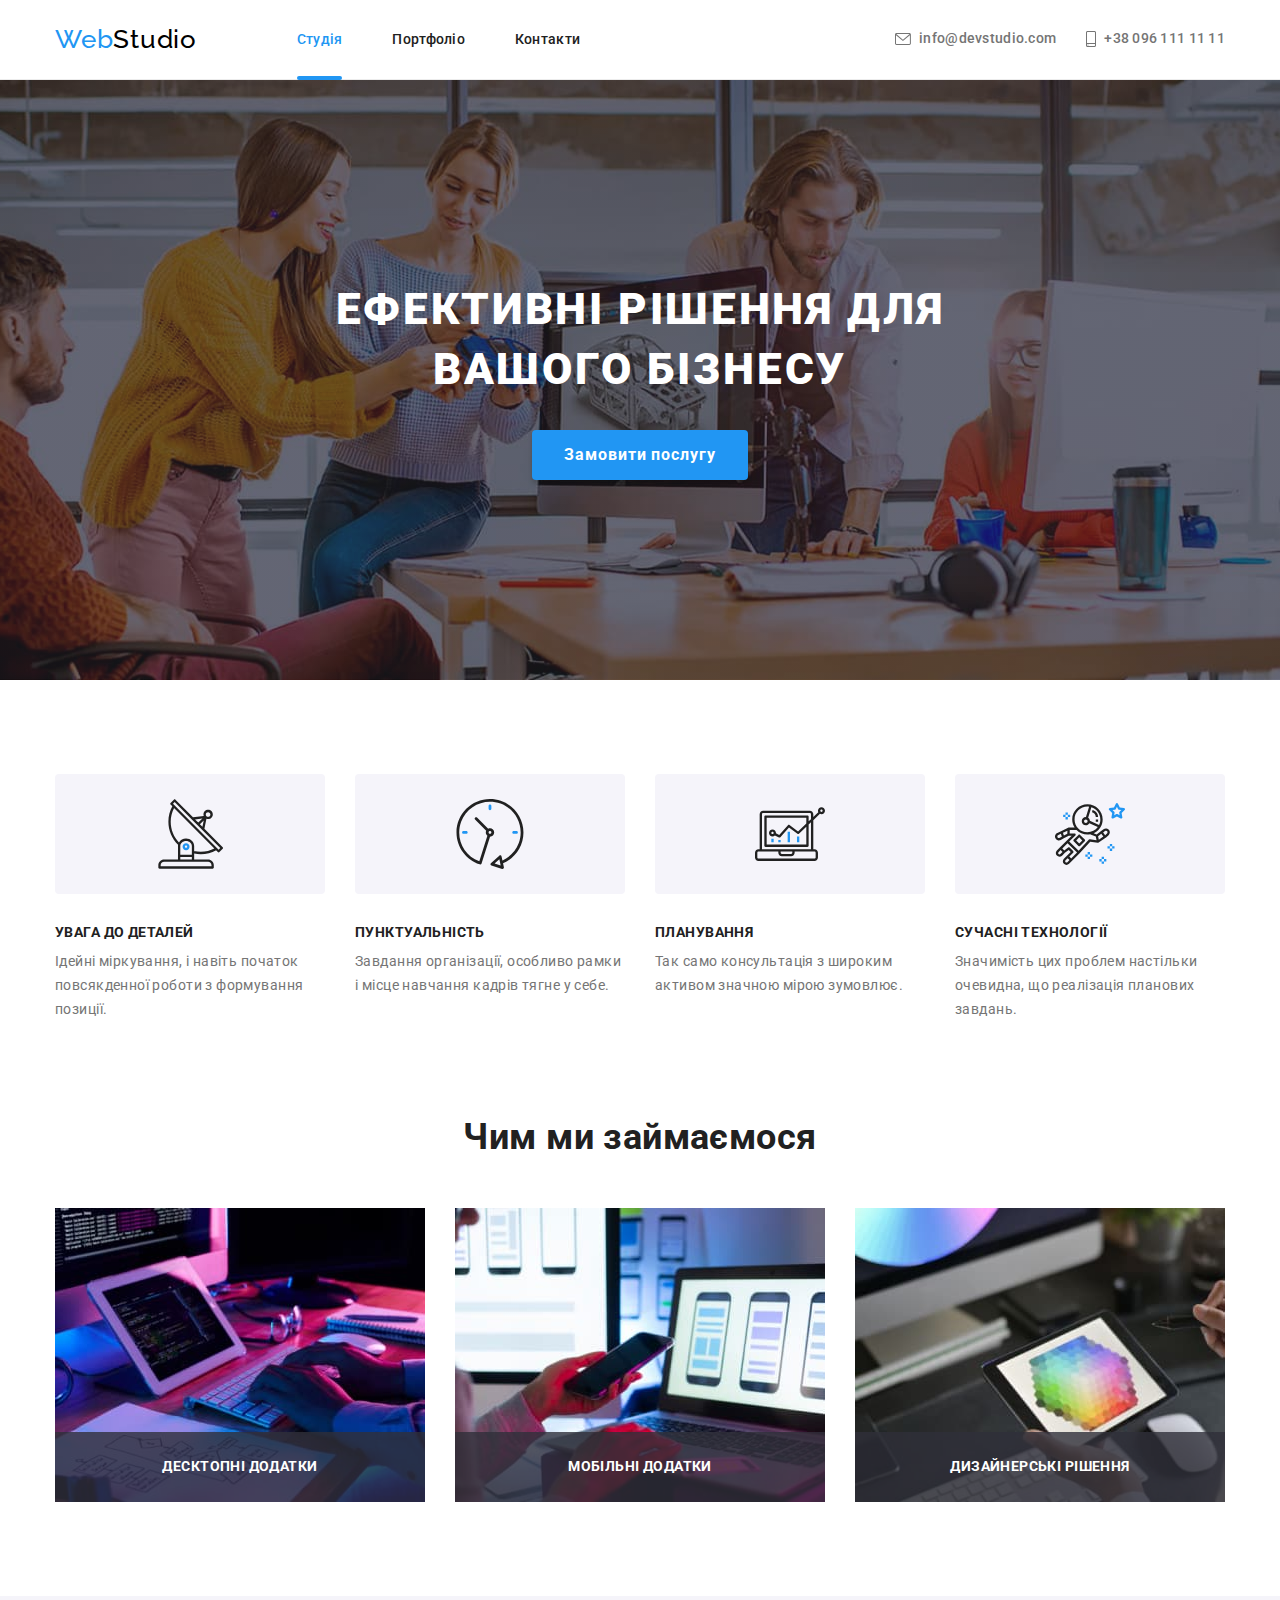
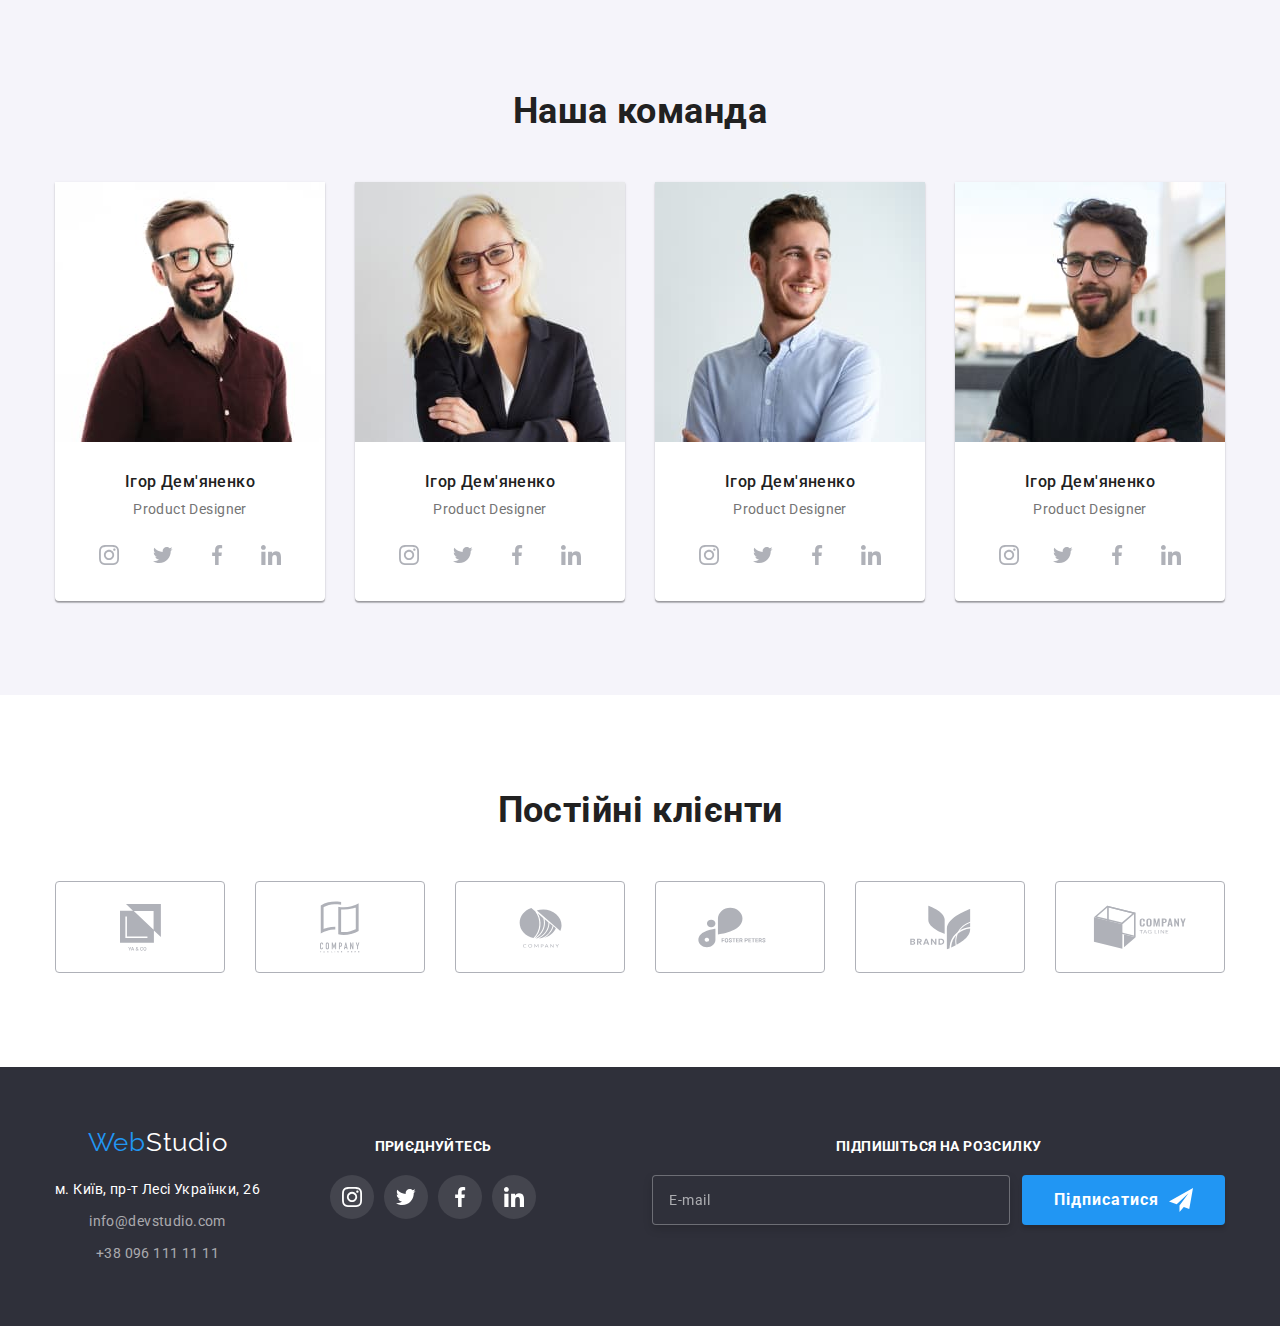
<file: index.html>
<!DOCTYPE html>
<html lang="uk">
  <head>
    <meta charset="UTF-8" />
    <meta http-equiv="X-UA-Compatible" content="IE=edge" />
    <meta name="viewport" content="width=device-width, initial-scale=1.0" />
    <meta
      name="description"
      content="Домашне завдання GoIT про программі IT Generation"
    />
    <title>Студія</title>
    <link
      href="https://fonts.googleapis.com/css2?family=Raleway:wght@700&family=Roboto:wght@400;500;700;900&display=swap"
      rel="stylesheet"
    />

    <link rel="stylesheet" href="css/main.min.css" />
  </head>
  <body>
    <header class="header">
      <div class="conteiner header__container">
        <a href="index.html" class="logo header__logo"
          ><span class="logo__text">Web</span>Studio</a
        >
        <div class="menu-conteiner js-menu-container">
          <nav class="nav">
            <ul class="nav__list">
              <li class="nav__item">
                <a href="index.html" class="nav__link nav__link--active"
                  >Студія</a
                >
              </li>
              <li class="nav__item">
                <a href="portfolio.html" class="nav__link">Портфоліо</a>
              </li>
              <li class="nav__item">
                <a href="#" class="nav__link">Контакти</a>
              </li>
            </ul>
          </nav>
          <ul class="contacts">
            <li class="contacts__item">
              <a class="contacts__link" href="mailto:info@devstudio.com"
                ><svg class="contacts__icon-envelop">
                  <use href="./images/icons.svg#icon-envelope"></use>
                </svg>
                info@devstudio.com</a
              >
            </li>
            <li class="contacts__item">
              <a class="contacts__link" href="tel:+380961111111"
                ><svg class="contacts__icon-smartphone">
                  <use href="./images/icons.svg#icon-smartphone"></use>
                </svg>
                +38 096 111 11 11</a
              >
            </li>
          </ul>
          <ul class="menu-social-list">
            <li class="menu-social-list__item">
              <a href="#" class="menu-social-list__link" lang="eu">Instagram</a>
            </li>
            <li class="menu-social-list__item">
              <a href="#" class="menu-social-list__link" lang="eu">Twitter</a>
            </li>
            <li class="menu-social-list__item">
              <a href="#" class="menu-social-list__link" lang="eu">Facebook</a>
            </li>
            <li class="menu-social-list__item">
              <a href="#" class="menu-social-list__link" lang="eu">LinkedIn</a>
            </li>
          </ul>
          <button type="button" class="menu-toggle js-close-menu menu-button">
            <svg width="40" height="40" aria-label="Перемикач мобільного меню ">
              <use
                class="icon-cross"
                href="./images/icons.svg#icon-mobile-cross"
              ></use>
            </svg>
          </button>
        </div>
        <button type="button" class="menu-toggle js-open-menu menu-button">
          <svg width="40" height="40" aria-label="Перемикач мобільного меню ">
            <use
              class="icon-menu"
              href="./images/icons.svg#icon-mobile-menu"
            ></use>
          </svg>
        </button>
      </div>
    </header>
    <main>
      <section class="hero">
        <div class="conteiner">
          <h1 class="hero__tittle">Ефективні рішення для вашого бізнесу</h1>
          <button
            type="button"
            value="Замовити послугу"
            class="button hero__button"
            data-modal-open
          >
            Замовити послугу
          </button>
        </div>
      </section>
      <section class="feature section">
        <h2 class="titile tittle--hidden">Особливості</h2>
        <div class="conteiner">
          <ul class="feature__list">
            <li class="feature__item">
              <div class="feature__icon-conteiner">
                <svg width="65" height="70">
                  <use href="./images/icons.svg#antenna"></use>
                </svg>
              </div>
              <h3 class="feature__tittle">УВАГА ДО ДЕТАЛЕЙ</h3>
              <p class="feature__text">
                Ідейні міркування, і навіть початок повсякденної роботи з
                формування позиції.
              </p>
            </li>
            <li class="feature__item">
              <div class="feature__icon-conteiner">
                <svg width="70" height="70">
                  <use href="./images/icons.svg#icon-clock"></use>
                </svg>
              </div>
              <h3 class="feature__tittle">ПУНКТУАЛЬНІСТЬ</h3>
              <p class="feature__text">
                Завдання організації, особливо рамки і місце навчання кадрів
                тягне у себе.
              </p>
            </li>
            <li class="feature__item">
              <div class="feature__icon-conteiner">
                <svg width="70" height="70">
                  <use href="./images/icons.svg#icon-diagram"></use>
                </svg>
              </div>
              <h3 class="feature__tittle">ПЛАНУВАННЯ</h3>
              <p class="feature__text">
                Так само консультація з широким активом значною мірою зумовлює.
              </p>
            </li>
            <li class="feature__item">
              <div class="feature__icon-conteiner">
                <svg width="70" height="70">
                  <use href="./images/icons.svg#icon-astronaut"></use>
                </svg>
              </div>
              <h3 class="feature__tittle">СУЧАСНІ ТЕХНОЛОГІЇ</h3>
              <p class="feature__text">
                Значимість цих проблем настільки очевидна, що реалізація
                планових завдань.
              </p>
            </li>
          </ul>
        </div>
      </section>
      <section class="about section">
        <div class="conteiner">
          <h2 class="tittle about__tittle">Чим ми займаємося</h2>
          <ul class="about__list">
            <li class="about__item">
              <div class="about__img-conteiner">
                <img
                  src="images/about/workplace-first.jpg"
                  srcset="
                    images/about/workplace-first.jpg    1x,
                    images/about/workplace-first@2x.jpg 2x
                  "
                  alt="work place"
                  width="370"
                  height="294"
                />
                <div class="about__text-conteiner">
                  <p class="about__text">Десктопні додатки</p>
                </div>
              </div>
            </li>
            <li class="about__item">
              <div class="about__img-conteiner">
                <img
                  src="images/workplace-second.jpg"
                  srcset="
                    images/about/workplace-second.jpg    1x,
                    images/about/workplace-second@2x.jpg 2x
                  "
                  alt="work place"
                  width="370"
                  height="294"
                />
                <div class="about__text-conteiner">
                  <p class="about__text">Мобільні додатки</p>
                </div>
              </div>
            </li>
            <li class="about__item">
              <div class="about__img-conteiner">
                <img
                  src="images/workplace-third.jpg"
                  srcset="
                    images/about/workplace-third.jpg    1x,
                    images/about/workplace-third@2x.jpg 2x
                  "
                  alt="work place"
                  width="370"
                  height="294"
                />
                <div class="about__text-conteiner">
                  <p class="about__text">Дизайнерські рішення</p>
                </div>
              </div>
            </li>
          </ul>
        </div>
      </section>
      <section class="team section">
        <div class="conteiner">
          <h2 class="tittle team__tittle">Наша команда</h2>
          <ul class="team__list">
            <li class="team__card">
              <picture>
                <source
                  media="(min-width: 1200px )"
                  srcset="
                    images/team/first-teammate-desctop.jpg    1x,
                    images/team/first-teammate-desctop@2x.jpg 2x
                  "
                />
                <source
                  media="(min-width: 768px )"
                  srcset="
                    images/team/first-teammate-tab.jpg    1x,
                    images/team/first-teammate-tab@2x.jpg 2x
                  "
                />
                <img
                  src="images/team/first-teammate-mob.jpg"
                  width="450"
                  srcset="
                    images/team/first-teammate-mob.jpg    1x,
                    images/team/first-teammate-mob@2x.jpg 2x
                  "
                  alt="our team"
                />
              </picture>
              <div class="team__card-conteiner">
                <h3 class="team__name">Ігор Дем'яненко</h3>
                <p class="team__role" lang="en">Product Designer</p>

                <ul class="social__list">
                  <li class="social__item">
                    <a class="social__link" href="#" aria-label="instagram"
                      ><svg width="20" height="20">
                        <use href="images/icons.svg#icon-instagram"></use>
                      </svg>
                    </a>
                  </li>
                  <li class="social__item">
                    <a class="social__link" href="#" aria-label="twitter"
                      ><svg width="20" height="20">
                        <use href="images/icons.svg#icon-twitter"></use>
                      </svg>
                    </a>
                  </li>
                  <li class="social__item">
                    <a class="social__link" href="#" aria-label="facebook"
                      ><svg width="20" height="20">
                        <use href="images/icons.svg#icon-facebook"></use>
                      </svg>
                    </a>
                  </li>
                  <li class="social__item">
                    <a class="social__link" href="#" aria-label="linkedin"
                      ><svg width="20" height="20">
                        <use href="images/icons.svg#icon-linkedin"></use>
                      </svg>
                    </a>
                  </li>
                </ul>
              </div>
            </li>
            <li class="team__card">
              <picture>
                <source
                  media="(min-width: 1200px )"
                  srcset="
                    images/team/second-teammate-desctop.jpg    1x,
                    images/team/second-teammate-desctop@2x.jpg 2x
                  "
                />
                <source
                  media="(min-width: 768px )"
                  srcset="
                    images/team/second-teammate-tab.jpg    1x,
                    images/team/second-teammate-tab@2x.jpg 2x
                  "
                />
                <img
                  src="images/team/second-teammate-mob.jpg"
                  width="450"
                  srcset="
                    images/team/second-teammate-mob.jpg    1x,
                    images/team/second-teammate-mob@2x.jpg 2x
                  "
                  alt="our team"
                />
              </picture>
              <div class="team__card-conteiner">
                <h3 class="team__name">Ігор Дем'яненко</h3>
                <p class="team__role" lang="en">Product Designer</p>
                <ul class="social__list">
                  <li class="social__item">
                    <a class="social__link" href="#" aria-label="instagram"
                      ><svg width="20" height="20">
                        <use href="images/icons.svg#icon-instagram"></use>
                      </svg>
                    </a>
                  </li>
                  <li class="social__item">
                    <a class="social__link" href="#" aria-label="twitter"
                      ><svg width="20" height="20">
                        <use href="images/icons.svg#icon-twitter"></use>
                      </svg>
                    </a>
                  </li>
                  <li class="social__item">
                    <a class="social__link" href="#" aria-label="facebook"
                      ><svg width="20" height="20">
                        <use href="images/icons.svg#icon-facebook"></use>
                      </svg>
                    </a>
                  </li>
                  <li class="social__item">
                    <a class="social__link" href="#" aria-label="linkedin"
                      ><svg width="20" height="20">
                        <use href="images/icons.svg#icon-linkedin"></use>
                      </svg>
                    </a>
                  </li>
                </ul>
              </div>
            </li>
            <li class="team__card">
              <picture>
                <source
                  media="(min-width: 1200px )"
                  srcset="
                    images/team/third-teammate-desctop.jpg    1x,
                    images/team/third-teammate-desctop@2x.jpg 2x
                  "
                />
                <source
                  media="(min-width: 768px )"
                  srcset="
                    images/team/third-teammate-tab.jpg    1x,
                    images/team/third-teammate-tab@2x.jpg 2x
                  "
                />
                <img
                  src="images/team/third-teammate-mob.jpg"
                  width="450"
                  srcset="
                    images/team/third-teammate-mob.jpg    1x,
                    images/team/third-teammate-mob@2x.jpg 2x
                  "
                  alt="our team"
                />
              </picture>
              <div class="team__card-conteiner">
                <h3 class="team__name">Ігор Дем'яненко</h3>
                <p class="team__role" lang="en">Product Designer</p>
                <ul class="social__list">
                  <li class="social__item">
                    <a class="social__link" href="#" aria-label="instagram"
                      ><svg width="20" height="20">
                        <use href="images/icons.svg#icon-instagram"></use>
                      </svg>
                    </a>
                  </li>
                  <li class="social__item">
                    <a class="social__link" href="#" aria-label="twitter"
                      ><svg width="20" height="20">
                        <use href="images/icons.svg#icon-twitter"></use>
                      </svg>
                    </a>
                  </li>
                  <li class="social__item">
                    <a class="social__link" href="#" aria-label="facebook"
                      ><svg width="20" height="20">
                        <use href="images/icons.svg#icon-facebook"></use>
                      </svg>
                    </a>
                  </li>
                  <li class="social__item">
                    <a class="social__link" href="#" aria-label="linkedin"
                      ><svg width="20" height="20">
                        <use href="images/icons.svg#icon-linkedin"></use>
                      </svg>
                    </a>
                  </li>
                </ul>
              </div>
            </li>
            <li class="team__card">
              <picture>
                <source
                  media="(min-width: 1200px )"
                  srcset="
                    images/team/fourth-teammate-desctop.jpg    1x,
                    images/team/fourth-teammate-desctop@2x.jpg 2x
                  "
                />
                <source
                  media="(min-width: 768px )"
                  srcset="
                    images/team/fourth-teammate-tab.jpg    1x,
                    images/team/fourth-teammate-tab@2x.jpg 2x
                  "
                />
                <img
                  src="images/team/fourth-teammate-mob.jpg"
                  width="450"
                  srcset="
                    images/team/fourth-teammate-mob.jpg    1x,
                    images/team/fourth-teammate-mob@2x.jpg 2x
                  "
                  alt="our team"
                />
              </picture>
              <div class="team__card-conteiner">
                <h3 class="team__name">Ігор Дем'яненко</h3>
                <p class="team__role" lang="en">Product Designer</p>
                <ul class="social__list">
                  <li class="social__item">
                    <a class="social__link" href="#" aria-label="instagram"
                      ><svg width="20" height="20">
                        <use href="images/icons.svg#icon-instagram"></use>
                      </svg>
                    </a>
                  </li>
                  <li class="social__item">
                    <a class="social__link" href="#" aria-label="twitter"
                      ><svg width="20" height="20">
                        <use href="images/icons.svg#icon-twitter"></use>
                      </svg>
                    </a>
                  </li>
                  <li class="social__item">
                    <a class="social__link" href="#" aria-label="facebook"
                      ><svg width="20" height="20">
                        <use href="images/icons.svg#icon-facebook"></use>
                      </svg>
                    </a>
                  </li>
                  <li class="social__item">
                    <a class="social__link" href="#" aria-label="linkedin"
                      ><svg width="20" height="20">
                        <use href="images/icons.svg#icon-linkedin"></use>
                      </svg>
                    </a>
                  </li>
                </ul>
              </div>
            </li>
          </ul>
        </div>
      </section>
      <section class="partners section">
        <div class="conteiner">
          <h2 class="tittle">Постійні клієнти</h2>
          <ul class="partners__list">
            <li class="partners__item">
              <a href="#" class="partners__link" aria-label="our partner">
                <svg width="41" height="47">
                  <use href="images/icons.svg#icon-client-1"></use>
                </svg>
              </a>
            </li>

            <li class="partners__item">
              <a href="#" class="partners__link" aria-label="our partner">
                <svg width="40" height="52">
                  <use href="images/icons.svg#icon-client-2"></use>
                </svg>
              </a>
            </li>

            <li class="partners__item">
              <a href="#" class="partners__link" aria-label="our partner">
                <svg width="43" height="41">
                  <use href="images/icons.svg#icon-client-3"></use>
                </svg>
              </a>
            </li>

            <li class="partners__item">
              <a href="#" class="partners__link" aria-label="our partner">
                <svg width="84" height="41">
                  <use href="images/icons.svg#icon-client-4"></use>
                </svg>
              </a>
            </li>

            <li class="partners__item">
              <a href="#" class="partners__link" aria-label="our partner">
                <svg width="63" height="45">
                  <use href="images/icons.svg#icon-client-5"></use>
                </svg>
              </a>
            </li>

            <li class="partners__item">
              <a href="#" class="partners__link" aria-label="our partner">
                <svg width="94" height="44">
                  <use href="images/icons.svg#icon-client-6"></use>
                </svg>
              </a>
            </li>
          </ul>
        </div>
      </section>
    </main>
    <footer class="footer">
      <div class="conteiner footer__conteiner">
        <div class="footer__address-social-conteiner">
          <div class="footer__adress-conteiner">
            <a href="index.html" class="logo footer__logo"
              ><span class="logo__text">Web</span>Studio</a
            >
            <address class="address">
              <p class="address__text">м. Київ, пр-т Лесі Українки, 26</p>
              <ul>
                <li class="address__item">
                  <a class="address__link" href="mailto:info@devstudio.com"
                    >info@devstudio.com</a
                  >
                </li>
                <li class="address__link">
                  <a class="address__link" href="tel:+380961111111"
                    >+38 096 111 11 11</a
                  >
                </li>
              </ul>
            </address>
          </div>
          <div class="footer-social__conteiner">
            <h3 class="footer__tittle">приєднуйтесь</h3>
            <ul class="social__list">
              <li class="social__item">
                <a
                  href="#"
                  class="social__link social__link--dark"
                  aria-label="instagram"
                  ><svg width="20" height="20">
                    <use href="images/icons.svg#icon-instagram"></use>
                  </svg>
                </a>
              </li>
              <li class="social__item">
                <a
                  href="#"
                  class="social__link social__link--dark"
                  aria-label="twitter"
                  ><svg width="20" height="20">
                    <use href="images/icons.svg#icon-twitter"></use>
                  </svg>
                </a>
              </li>
              <li class="social__item">
                <a
                  href="#"
                  class="social__link social__link--dark"
                  aria-label="facebook"
                  ><svg width="20" height="20">
                    <use href="images/icons.svg#icon-facebook"></use>
                  </svg>
                </a>
              </li>
              <li class="social__item">
                <a
                  href="#"
                  class="social__link social__link--dark"
                  aria-label="linkedin"
                  ><svg width="20" height="20">
                    <use href="images/icons.svg#icon-linkedin"></use>
                  </svg>
                </a>
              </li>
            </ul>
          </div>
        </div>

        <div class="mailing__conteiner">
          <h3 class="footer__tittle">Підпишіться на розсилку</h3>
          <form class="mailing__form">
            <label class="mailing__field">
              <input
                type="email"
                name="mail"
                placeholder="E-mail"
                class="mailing__input"
              />
            </label>
            <button type="submit" class="button mailing__button">
              Підписатися
              <svg width="24" height="24">
                <use href="./images/icons.svg#icon-send"></use>
              </svg>
            </button>
          </form>
        </div>
      </div>
    </footer>
    <div class="backdrop is-hidden" data-modal>
      <div class="modal">
        <button
          type="button"
          value="Закрити"
          class="modal__close"
          data-modal-close
        >
          <svg width="18" height="18">
            <use href="./images/icons.svg#icon-close"></use>
          </svg>
        </button>
        <h2 class="modal__tittle">Залиште свої дані, ми вам передзвонимо</h2>
        <form class="form">
          <label class="form__field">
            Ім'я
            <span class="form__field-conteiner">
              <input type="text" name="name" class="form__input" />
              <svg class="form__field-icon" width="18" height="18">
                <use href="./images/icons.svg#icon-person"></use>
              </svg>
            </span>
          </label>
          <label class="form__field">
            Телефон
            <span class="form__field-conteiner">
              <input type="tel" name="tel" class="form__input" />
              <svg class="form__field-icon" width="18" height="18">
                <use href="./images/icons.svg#icon-phone"></use>
              </svg>
            </span>
          </label>
          <label class="form__field">
            Пошта
            <span class="form__field-conteiner">
              <input type="email" name="mail" class="form__input" />
              <svg class="form__field-icon" width="18" height="18">
                <use href="./images/icons.svg#icon-email"></use>
              </svg>
            </span>
          </label>
          <label class="form__field">
            Коментар
            <textarea
              name="comment"
              placeholder="Введіть текст"
              class="form__textarea"
            ></textarea>
          </label>
          <label class="form__field-checkbox">
            <input
              class="form__checkbox checkbox--hidden"
              type="checkbox"
              name="topic"
            />
            <span class="form__checkbox-conteiner">
              <svg class="form__checkbox-icon" width="16" height="15">
                <use href="./images/icons.svg#icon-check"></use>
              </svg>
              <svg class="form__checkbox-box" width="16" height="15">
                <use href="./images/icons.svg#icon-checkbox"></use>
              </svg>
            </span>
            <span>Погоджуюся з розсилкою та приймаю &nbsp;</span>
            <a href="#" class="form__link">Умови договору</a>
          </label>
          <button type="submit" class="button form__button">Відправити</button>
        </form>
      </div>
    </div>
    <script src="./js/modal.js"></script>
    <script src="./js/mobile-menu.js"></script>
  </body>
</html>
</file>
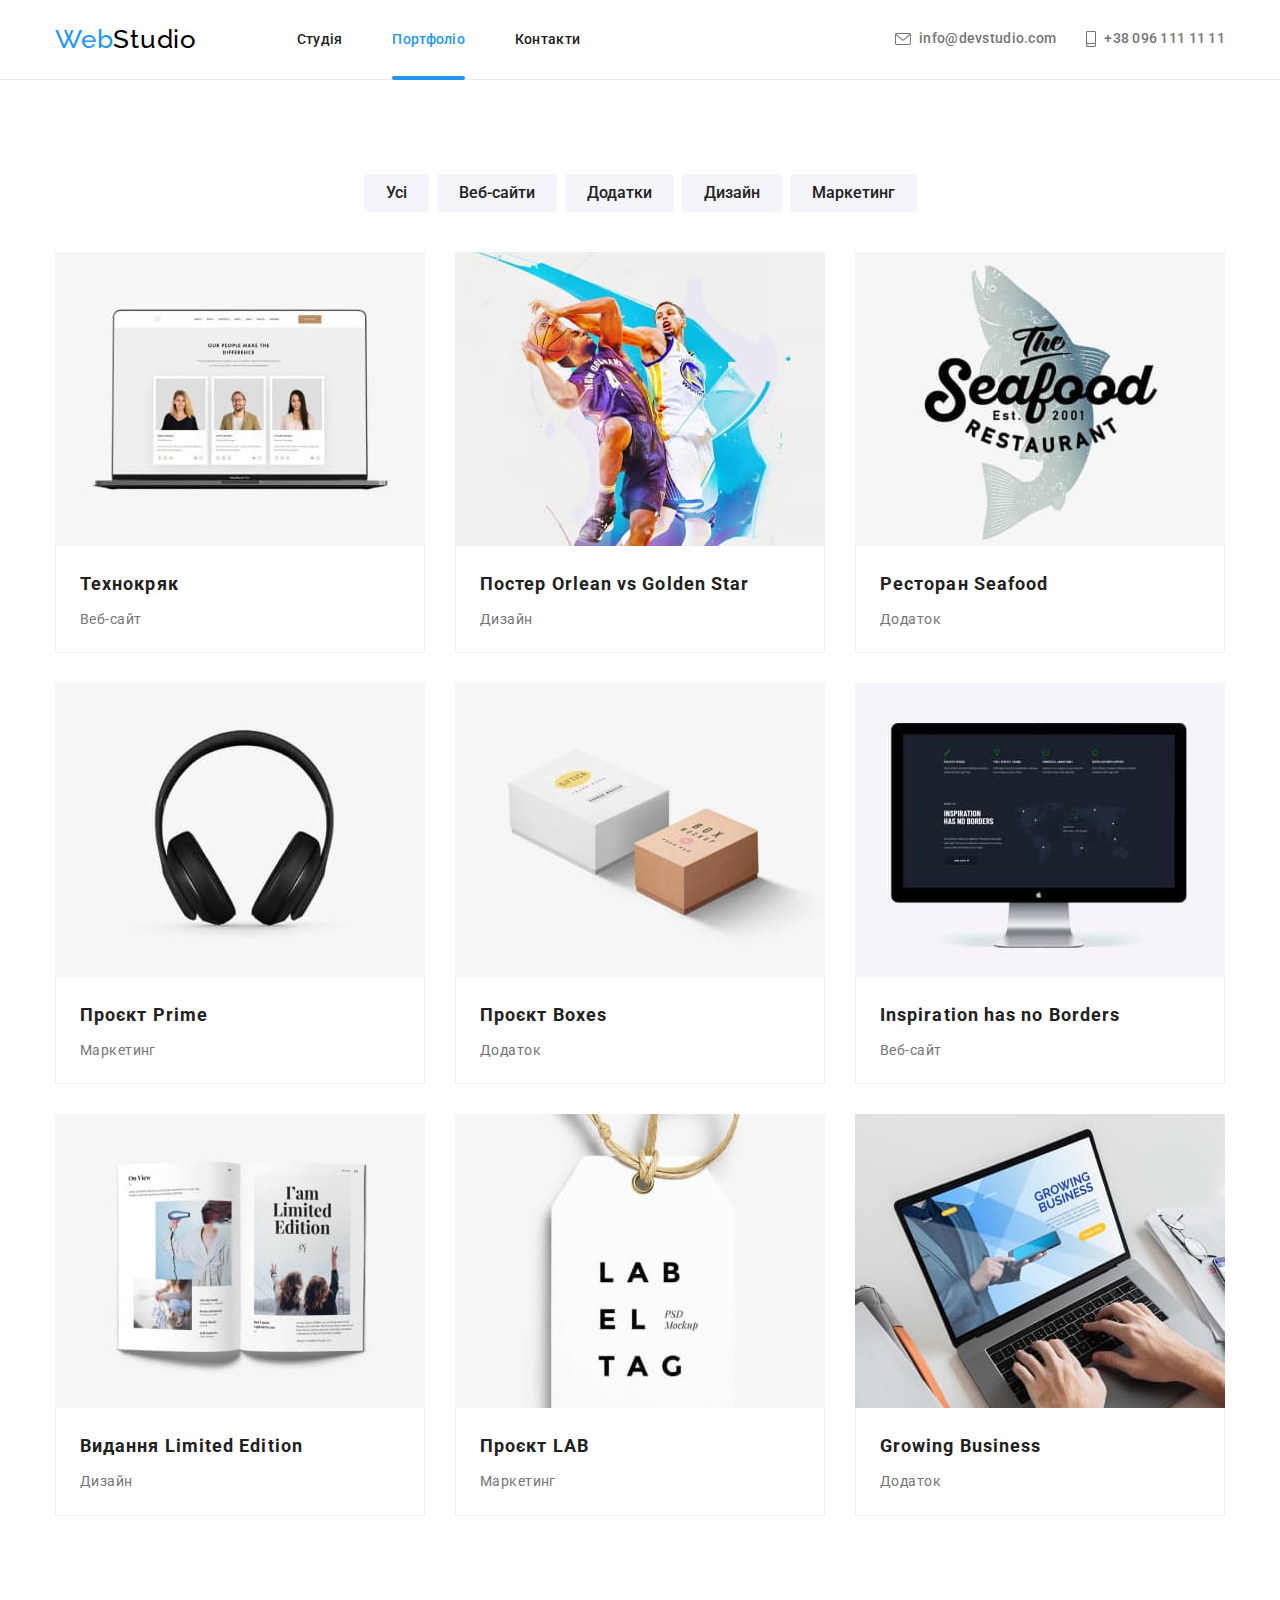
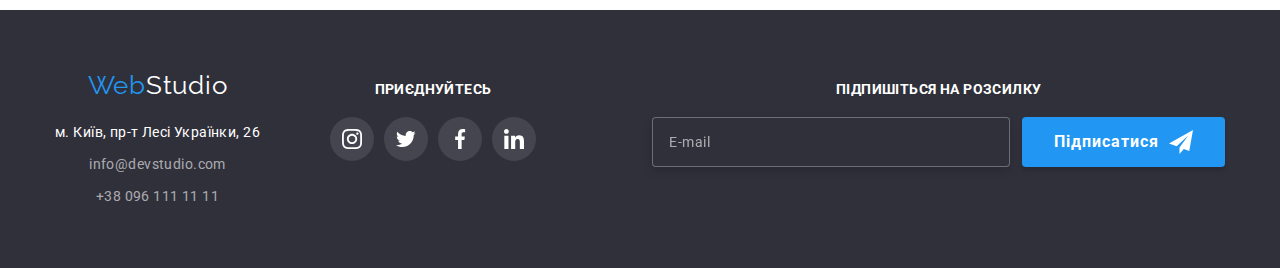
<file: portfolio.html>
<!DOCTYPE html>
<html lang="uk">
  <head>
    <meta charset="UTF-8" />
    <meta http-equiv="X-UA-Compatible" content="IE=edge" />
    <meta name="viewport" content="width=device-width, initial-scale=1.0" />
    <meta
      name="description"
      content="Домашне завдання GoIT про программі IT Generation"
    />
    <title>Студія</title>
    <link
      href="https://fonts.googleapis.com/css2?family=Raleway:wght@700&family=Roboto:wght@400;500;700;900&display=swap"
      rel="stylesheet"
    />

    <link rel="stylesheet" href="css/main.min.css" />
  </head>
  <body>
    <header class="header">
      <div class="conteiner header__container">
        <a href="index.html" class="logo header__logo"
          ><span class="logo__text">Web</span>Studio</a
        >
        <div class="menu-conteiner js-menu-container">
          <nav class="nav">
            <ul class="nav__list">
              <li class="nav__item">
                <a href="index.html" class="nav__link">Студія</a>
              </li>
              <li class="nav__item">
                <a href="portfolio.html" class="nav__link nav__link--active"
                  >Портфоліо</a
                >
              </li>
              <li class="nav__item">
                <a href="#" class="nav__link">Контакти</a>
              </li>
            </ul>
          </nav>
          <ul class="contacts">
            <li class="contacts__item">
              <a class="contacts__link" href="mailto:info@devstudio.com"
                ><svg class="contacts__icon" width="16" height="12">
                  <use href="./images/icons.svg#icon-envelope"></use>
                </svg>
                info@devstudio.com</a
              >
            </li>
            <li class="contacts__item">
              <a class="contacts__link" href="tel:+380961111111"
                ><svg class="contacts__icon" width="10" height="16">
                  <use href="./images/icons.svg#icon-smartphone"></use>
                </svg>
                +38 096 111 11 11</a
              >
            </li>
          </ul>
          <ul class="menu-social-list">
            <li class="menu-social-list__item">
              <a href="#" class="menu-social-list__link" lang="eu">Instagram</a>
            </li>
            <li class="menu-social-list__item">
              <a href="#" class="menu-social-list__link" lang="eu">Twitter</a>
            </li>
            <li class="menu-social-list__item">
              <a href="#" class="menu-social-list__link" lang="eu">Facebook</a>
            </li>
            <li class="menu-social-list__item">
              <a href="#" class="menu-social-list__link" lang="eu">LinkedIn</a>
            </li>
          </ul>
          <button type="button" class="menu-toggle js-close-menu menu-button">
            <svg width="40" height="40" aria-label="Перемикач мобільного меню ">
              <use
                class="icon-cross"
                href="./images/icons.svg#icon-mobile-cross"
              ></use>
            </svg>
          </button>
        </div>
        <button type="button" class="menu-toggle js-open-menu menu-button">
          <svg width="40" height="40" aria-label="Перемикач мобільного меню ">
            <use
              class="icon-menu"
              href="./images/icons.svg#icon-mobile-menu"
            ></use>
          </svg>
        </button>
      </div>
    </header>
    <main>
      <section class="section">
        <div class="conteiner">
          <h2 class="tittle tittle--hidden">Наші проекти</h2>
          <ul class="btn-list">
            <li class="btn-list__item">
              <button type="button" value="Усі" class="btn-list__button">
                Усі
              </button>
            </li>
            <li class="btn-list__item">
              <button type="button" value="Веб-сайти" class="btn-list__button">
                Веб-сайти
              </button>
            </li>
            <li class="btn-list__item">
              <button type="button" value="Додатки" class="btn-list__button">
                Додатки
              </button>
            </li>
            <li class="btn-list__item">
              <button type="button" value="Дизайн" class="btn-list__button">
                Дизайн
              </button>
            </li>
            <li class="btn-list__item">
              <button type="button" value="Маркетинг" class="btn-list__button">
                Маркетинг
              </button>
            </li>
          </ul>

          <ul class="grid">
            <li class="grid__item">
              <a href="#" class="project">
                <div class="project__conteiner-img">
                  <picture>
                    <source
                      media="(min-width: 1200px)"
                      srcset="
                        images/portfolio-grid/laptop-desctop.jpg    1x,
                        images/portfolio-grid/laptop-desctop@2x.jpg 2x
                      "
                    />
                    <source
                      media="(min-width: 768px)"
                      srcset="
                        images/portfolio-grid/laptop-tab.jpg    1x,
                        images/portfolio-grid/laptop-tab@2x.jpg 2x
                      "
                    />
                    <img
                      src="images/portfolio-grid/laptop-mob.jpg"
                      srcset="
                        images/portfolio-grid/laptop-mob.jpg    1x,
                        images/portfolio-grid/laptop-mob@2x.jpg 2x
                      "
                      alt="laptop"
                      height="294"
                    />
                  </picture>
                  <p class="projects__about">
                    Ресурс пропонує комплексні пропозиції з різним рівнем
                    функціоналу та сервісів. Все це дозволить відвідувачу
                    отримати вичерпні відомості про компанію чи приватну особу.
                  </p>
                </div>
                <div class="projects__conteiner-item">
                  <h3 class="projects__name">Технокряк</h3>
                  <p class="projects__topic">Веб-сайт</p>
                </div>
              </a>
            </li>
            <li class="grid__item">
              <a href="#" class="project">
                <div class="project__conteiner-img">
                  <picture>
                    <source
                      media="(min-width: 1200px)"
                      srcset="
                        images/portfolio-grid/basket-desctop.jpg    1x,
                        images/portfolio-grid/basket-desctop@2x.jpg 2x
                      "
                    />
                    <source
                      media="(min-width: 768px)"
                      srcset="
                        images/portfolio-grid/basket-tab.jpg    1x,
                        images/portfolio-grid/basket-tab@2x.jpg 2x
                      "
                    />
                    <img
                      src="images/portfolio-grid/basket-mob.jpg"
                      srcset="
                        images/portfolio-grid/basket-mob.jpg    1x,
                        images/portfolio-grid/basket-mob@2x.jpg 2x
                      "
                      alt="basket"
                      height="294"
                    />
                  </picture>
                  <p class="projects__about">
                    Lorem ipsum dolor sit amet consectetur adipisicing elit.
                    Voluptatibus quia fugiat suscipit optio quidem perspiciatis,
                    ipsam, quam cumque veritatis, iste alias nostrum porro.
                  </p>
                </div>
                <div class="projects__conteiner-item">
                  <h3 class="projects__name">
                    Постер <span lang="eu">Orlean vs Golden Star</span>
                  </h3>
                  <p class="projects__topic">Дизайн</p>
                </div>
              </a>
            </li>
            <li class="grid__item">
              <a href="#" class="project">
                <div class="project__conteiner-img">
                  <picture>
                    <source
                      media="(min-width: 1200px)"
                      srcset="
                        images/portfolio-grid/fish-desctop.jpg    1x,
                        images/portfolio-grid/fish-desctop@2x.jpg 2x
                      " />
                    <source
                      media="(min-width: 768px)"
                      srcset="
                        images/portfolio-grid/fish-tab.jpg    1x,
                        images/portfolio-grid/fish-tab@2x.jpg 2x
                      " />
                    <img
                      src="images/portfolio-grid/fish-mob.jpg"
                      srcset="
                        images/portfolio-grid/fish-mob.jpg    1x,
                        images/portfolio-grid/fish-mob@2x.jpg 2x
                      "
                      alt="fish"
                      height="294"
                  /></picture>
                  <p class="projects__about">
                    Lorem ipsum dolor sit amet consectetur adipisicing elit.
                    Voluptatibus quia fugiat suscipit optio quidem perspiciatis,
                    ipsam, quam cumque veritatis, iste alias nostrum porro.
                  </p>
                </div>
                <div class="projects__conteiner-item">
                  <h3 class="projects__name">
                    Ресторан <span lang="eu">Seafood</span>
                  </h3>
                  <p class="projects__topic">Додаток</p>
                </div>
              </a>
            </li>
            <li class="grid__item">
              <a href="#" class="project">
                <div class="project__conteiner-img">
                  <picture>
                    <source
                      media="(min-width: 1200px)"
                      srcset="
                        images/portfolio-grid/headphones-desctop.jpg    1x,
                        images/portfolio-grid/headphones-desctop@2x.jpg 2x
                      " />
                    <source
                      media="(min-width: 768px)"
                      srcset="
                        images/portfolio-grid/headphones-tab.jpg    1x,
                        images/portfolio-grid/headphones-tab@2x.jpg 2x
                      " />
                    <img
                      src="images/portfolio-grid/headphones-mob.jpg"
                      srcset="
                        images/portfolio-grid/headphones-mob.jpg    1x,
                        images/portfolio-grid/headphones-mob@2x.jpg 2x
                      "
                      alt="headphones"
                      height="294"
                  /></picture>
                  <p class="projects__about">
                    Lorem ipsum dolor sit amet consectetur adipisicing elit.
                    Voluptatibus quia fugiat suscipit optio quidem perspiciatis,
                    ipsam, quam cumque veritatis, iste alias nostrum porro.
                  </p>
                </div>
                <div class="projects__conteiner-item">
                  <h3 class="projects__name">
                    Проєкт <span lang="eu">Prime</span>
                  </h3>
                  <p class="projects__topic">Маркетинг</p>
                </div>
              </a>
            </li>
            <li class="grid__item">
              <a href="#" class="project">
                <div class="project__conteiner-img">
                  <picture>
                    <source
                      media="(min-width: 1200px)"
                      srcset="
                        images/portfolio-grid/box-desctop.jpg    1x,
                        images/portfolio-grid/box-desctop@2x.jpg 2x
                      " />
                    <source
                      media="(min-width: 768px)"
                      srcset="
                        images/portfolio-grid/box-tab.jpg    1x,
                        images/portfolio-grid/box-tab@2x.jpg 2x
                      " />
                    <img
                      src="images/portfolio-grid/box-mob.jpg"
                      srcset="
                        images/portfolio-grid/box-mob.jpg    1x,
                        images/portfolio-grid/box-mob@2x.jpg 2x
                      "
                      alt="box"
                      height="294"
                  /></picture>
                  <p class="projects__about">
                    Lorem ipsum dolor sit amet consectetur adipisicing elit.
                    Voluptatibus quia fugiat suscipit optio quidem perspiciatis,
                    ipsam, quam cumque veritatis, iste alias nostrum porro.
                  </p>
                </div>
                <div class="projects__conteiner-item">
                  <h3 class="projects__name">
                    Проєкт <span lang="eu">Boxes</span>
                  </h3>
                  <p class="projects__topic">Додаток</p>
                </div>
              </a>
            </li>
            <li class="grid__item">
              <a href="#" class="project">
                <div class="project__conteiner-img">
                  <picture>
                    <source
                      media="(min-width: 1200px)"
                      srcset="
                        images/portfolio-grid/monitor-desctop.jpg    1x,
                        images/portfolio-grid/monitor-desctop@2x.jpg 2x
                      " />
                    <source
                      media="(min-width: 768px)"
                      srcset="
                        images/portfolio-grid/monitor-tab.jpg    1x,
                        images/portfolio-grid/monitor-tab@2x.jpg 2x
                      " />
                    <img
                      src="images/portfolio-grid/monitor-mob.jpg"
                      srcset="
                        images/portfolio-grid/monitor-mob.jpg    1x,
                        images/portfolio-grid/monitor-mob@2x.jpg 2x
                      "
                      alt="monitor"
                      height="294"
                  /></picture>
                  <p class="projects__about">
                    Lorem ipsum dolor sit amet consectetur adipisicing elit.
                    Voluptatibus quia fugiat suscipit optio quidem perspiciatis,
                    ipsam, quam cumque veritatis, iste alias nostrum porro.
                  </p>
                </div>
                <div class="projects__conteiner-item">
                  <h3 lang="eu" class="projects__name">
                    Inspiration has no Borders
                  </h3>
                  <p class="projects__topic">Веб-сайт</p>
                </div>
              </a>
            </li>
            <li class="grid__item">
              <a href="#" class="project">
                <div class="project__conteiner-img">
                  <picture>
                    <source
                      media="(min-width: 1200px)"
                      srcset="
                        images/portfolio-grid/book-desctop.jpg    1x,
                        images/portfolio-grid/book-desctop@2x.jpg 2x
                      " />
                    <source
                      media="(min-width: 768px)"
                      srcset="
                        images/portfolio-grid/book-tab.jpg    1x,
                        images/portfolio-grid/book-tab@2x.jpg 2x
                      " />
                    <img
                      src="images/portfolio-grid/book-mob.jpg"
                      srcset="
                        images/portfolio-grid/book-mob.jpg    1x,
                        images/portfolio-grid/book-mob@2x.jpg 2x
                      "
                      alt="book"
                      height="294"
                  /></picture>
                  <p class="projects__about">
                    Lorem ipsum dolor sit amet consectetur adipisicing elit.
                    Voluptatibus quia fugiat suscipit optio quidem perspiciatis,
                    ipsam, quam cumque veritatis, iste alias nostrum porro.
                  </p>
                </div>
                <div class="projects__conteiner-item">
                  <h3 class="projects__name">
                    Видання <span lang="eu">Limited Edition</span>
                  </h3>
                  <p class="projects__topic">Дизайн</p>
                </div>
              </a>
            </li>
            <li class="grid__item">
              <a href="#" class="project">
                <div class="project__conteiner-img">
                  <picture>
                    <source
                      media="(min-width: 1200px)"
                      srcset="
                        images/portfolio-grid/label-desctop.jpg    1x,
                        images/portfolio-grid/label-desctop@2x.jpg 2x
                      " />
                    <source
                      media="(min-width: 768px)"
                      srcset="
                        images/portfolio-grid/label-tab.jpg    1x,
                        images/portfolio-grid/label-tab@2x.jpg 2x
                      " />
                    <img
                      src="images/portfolio-grid/label-mob.jpg"
                      srcset="
                        images/portfolio-grid/label-mob.jpg    1x,
                        images/portfolio-grid/label-mob@2x.jpg 2x
                      "
                      alt="label"
                      height="294"
                  /></picture>
                  <p class="projects__about">
                    Lorem ipsum dolor sit amet consectetur adipisicing elit.
                    Voluptatibus quia fugiat suscipit optio quidem perspiciatis,
                    ipsam, quam cumque veritatis, iste alias nostrum porro.
                  </p>
                </div>
                <div class="projects__conteiner-item">
                  <h3 class="projects__name">
                    Проєкт <span lang="eu">LAB</span>
                  </h3>
                  <p class="projects__topic">Маркетинг</p>
                </div>
              </a>
            </li>
            <li class="grid__item">
              <a href="#" class="project">
                <div class="project__conteiner-img">
                  <picture>
                    <source
                      media="(min-width: 1200px)"
                      srcset="
                        images/portfolio-grid/laptophand-desctop.jpg    1x,
                        images/portfolio-grid/laptophand-desctop@2x.jpg 2x
                      " />
                    <source
                      media="(min-width: 768px)"
                      srcset="
                        images/portfolio-grid/laptophand-tab.jpg    1x,
                        images/portfolio-grid/laptophand-tab@2x.jpg 2x
                      " />
                    <img
                      src="images/portfolio-grid/laptophand-mob.jpg"
                      srcset="
                        images/portfolio-grid/laptophand-mob.jpg    1x,
                        images/portfolio-grid/laptophand-mob@2x.jpg 2x
                      "
                      alt="laptop"
                      height="294"
                  /></picture>
                  <p class="projects__about">
                    Lorem ipsum dolor sit amet consectetur adipisicing elit.
                    Voluptatibus quia fugiat suscipit optio quidem perspiciatis,
                    ipsam, quam cumque veritatis, iste alias nostrum porro.
                  </p>
                </div>
                <div class="projects__conteiner-item">
                  <h3 lang="eu" class="projects__name">Growing Business</h3>
                  <p class="projects__topic">Додаток</p>
                </div>
              </a>
            </li>
          </ul>
        </div>
      </section>
    </main>
    <footer class="footer">
      <div class="conteiner footer__conteiner">
        <div class="footer__address-social-conteiner">
          <div class="footer__adress-conteiner">
            <a href="index.html" class="logo footer__logo"
              ><span class="logo__text">Web</span>Studio</a
            >
            <address class="address">
              <p class="address__text">м. Київ, пр-т Лесі Українки, 26</p>
              <ul>
                <li class="address__item">
                  <a class="address__link" href="mailto:info@devstudio.com"
                    >info@devstudio.com</a
                  >
                </li>
                <li class="address__link">
                  <a class="address__link" href="tel:+380961111111"
                    >+38 096 111 11 11</a
                  >
                </li>
              </ul>
            </address>
          </div>
          <div class="footer-social__conteiner">
            <h3 class="footer__tittle">приєднуйтесь</h3>
            <ul class="social__list">
              <li class="social__item">
                <a
                  href="#"
                  class="social__link social__link--dark"
                  aria-label="instagram"
                  ><svg width="20" height="20">
                    <use href="images/icons.svg#icon-instagram"></use>
                  </svg>
                </a>
              </li>
              <li class="social__item">
                <a
                  href="#"
                  class="social__link social__link--dark"
                  aria-label="twitter"
                  ><svg width="20" height="20">
                    <use href="images/icons.svg#icon-twitter"></use>
                  </svg>
                </a>
              </li>
              <li class="social__item">
                <a
                  href="#"
                  class="social__link social__link--dark"
                  aria-label="facebook"
                  ><svg width="20" height="20">
                    <use href="images/icons.svg#icon-facebook"></use>
                  </svg>
                </a>
              </li>
              <li class="social__item">
                <a
                  href="#"
                  class="social__link social__link--dark"
                  aria-label="linkedin"
                  ><svg width="20" height="20">
                    <use href="images/icons.svg#icon-linkedin"></use>
                  </svg>
                </a>
              </li>
            </ul>
          </div>
        </div>

        <div class="mailing__conteiner">
          <h3 class="footer__tittle">Підпишіться на розсилку</h3>
          <form class="mailing__form">
            <label class="mailing__field">
              <input
                type="email"
                name="mail"
                placeholder="E-mail"
                class="mailing__input"
              />
            </label>
            <button type="submit" class="button mailing__button">
              Підписатися
              <svg width="24" height="24">
                <use href="./images/icons.svg#icon-send"></use>
              </svg>
            </button>
          </form>
        </div>
      </div>
    </footer>
    <script src="./js/mobile-menu.js"></script>
  </body>
</html>
</file>
<file: css/main.min.css>
*,::before,::after{-webkit-box-sizing:border-box;box-sizing:border-box}html{-moz-tab-size:4;-o-tab-size:4;tab-size:4}html{line-height:1.15;-webkit-text-size-adjust:100%}body{margin:0}body{font-family:system-ui,-apple-system,"Segoe UI",Roboto,Helvetica,Arial,sans-serif,"Apple Color Emoji","Segoe UI Emoji"}hr{height:0;color:inherit}abbr[title]{-webkit-text-decoration:underline dotted;text-decoration:underline dotted}b,strong{font-weight:bolder}code,kbd,samp,pre{font-family:ui-monospace,SFMono-Regular,Consolas,"Liberation Mono",Menlo,monospace;font-size:1em}small{font-size:80%}sub,sup{font-size:75%;line-height:0;position:relative;vertical-align:baseline}sub{bottom:-0.25em}sup{top:-0.5em}table{text-indent:0;border-color:inherit}button,input,optgroup,select,textarea{font-family:inherit;font-size:100%;line-height:1.15;margin:0}button,select{text-transform:none}button,[type=button],[type=reset],[type=submit]{-webkit-appearance:button}::-moz-focus-inner{border-style:none;padding:0}:-moz-focusring{outline:1px dotted ButtonText}:-moz-ui-invalid{box-shadow:none}legend{padding:0}progress{vertical-align:baseline}::-webkit-inner-spin-button,::-webkit-outer-spin-button{height:auto}[type=search]{-webkit-appearance:textfield;outline-offset:-2px}::-webkit-search-decoration{-webkit-appearance:none}::-webkit-file-upload-button{-webkit-appearance:button;font:inherit}summary{display:list-item}.mailing__button,.form__button,.button{font-family:inherit;font-weight:700;font-size:16px;line-height:1.875;letter-spacing:.06em;color:#fff;background-color:#2196f3;-webkit-box-shadow:0px 4px 4px rgba(0,0,0,.15);box-shadow:0px 4px 4px rgba(0,0,0,.15);border-radius:4px;border:none;padding:10px 24px;margin-top:30px;-webkit-transition:background-color 250ms cubic-bezier(0.4, 0, 0.2, 1);transition:background-color 250ms cubic-bezier(0.4, 0, 0.2, 1)}.mailing__button:hover,.form__button:hover,.button:hover,.mailing__button:focus,.form__button:focus,.button:focus{background-color:#188ce8}@media screen and (min-width: 1200px){.mailing__button,.form__button,.button{padding-left:32px;padding-right:32px}}.tittle--hidden{position:absolute;width:1px;height:1px;margin:-1px;border:0;padding:0;white-space:nowrap;-webkit-clip-path:inset(100%);clip-path:inset(100%);clip:rect(0 0 0 0);overflow:hidden}h1,h2,h3,h4,h5,h6,p,ul{margin:0}ul{list-style-type:none;padding:0}img{display:block;max-width:100%}a{text-decoration:none}button{cursor:pointer}body{font-family:Roboto,sans-serif;color:#757575;line-height:1.17;font-size:14px;letter-spacing:.03em;margin:0;padding:0;overflow-x:hidden}.conteiner{margin-left:auto;margin-right:auto;padding:0 15px}@media screen and (min-width: 480px){.conteiner{width:480px}}@media screen and (min-width: 768px){.conteiner{width:768px}}@media screen and (min-width: 1200px){.conteiner{width:1200px}}.section{padding-top:60px;padding-bottom:60px}@media screen and (min-width: 1200px){.section{padding-top:94px;padding-bottom:94px}}.tittle{font-size:28px;line-height:1.19;color:#212121;text-align:center;margin-bottom:30px}@media screen and (min-width: 1200px){.tittle{font-size:36px;line-height:1.17;margin-bottom:50px}}.header{padding-top:16px;padding-bottom:16px;border-bottom:1px solid #ececec;font-weight:500;letter-spacing:.02em}@media screen and (min-width: 768px){.header{padding-top:21px;padding-bottom:21px}}@media screen and (min-width: 1200px){.header{padding-top:24px;padding-bottom:24px}}@media screen and (min-width: 768px)and (max-width: 1199px){.contacts__item:not(:last-child){margin-bottom:10px}}.contacts__link{color:#757575;fill:currentColor;-webkit-transition:color 250ms cubic-bezier(0.4, 0, 0.2, 1),fill 250ms cubic-bezier(0.4, 0, 0.2, 1);transition:color 250ms cubic-bezier(0.4, 0, 0.2, 1),fill 250ms cubic-bezier(0.4, 0, 0.2, 1)}.contacts__link:hover,.contacts__link:focus{color:#2196f3;fill:currentColor}@media screen and (min-width: 768px){.contacts__link{font-size:12px;-webkit-box-align:center;-ms-flex-align:center;align-items:center;display:-webkit-box;display:-ms-flexbox;display:flex;gap:8px}}@media screen and (min-width: 1200px){.contacts__link{font-size:14px;line-height:1.14}}@media screen and (max-width: 767px){.nav{margin-bottom:auto}}@media screen and (min-width: 768px){.nav{display:-webkit-box;display:-ms-flexbox;display:flex;-webkit-box-align:center;-ms-flex-align:center;align-items:center}}@media screen and (min-width: 768px){.nav__list{display:-webkit-box;display:-ms-flexbox;display:flex;gap:50px}}.nav__link{color:#212121;-webkit-transition:color 250ms cubic-bezier(0.4, 0, 0.2, 1);transition:color 250ms cubic-bezier(0.4, 0, 0.2, 1)}.nav__link:hover,.nav__link:focus{color:#2196f3;fill:currentColor}@media screen and (max-width: 767px){.nav__link{font-size:40px}}@media screen and (max-width: 767px){.contacts{display:-webkit-box;display:-ms-flexbox;display:flex;gap:32px;-webkit-box-orient:vertical;-webkit-box-direction:reverse;-ms-flex-direction:column-reverse;flex-direction:column-reverse}}@media screen and (min-width: 768px){.contacts{display:block;margin-left:96px}}@media screen and (min-width: 1200px){.contacts{display:-webkit-box;display:-ms-flexbox;display:flex;-webkit-box-pack:center;-ms-flex-pack:center;justify-content:center;-webkit-box-align:center;-ms-flex-align:center;align-items:center;gap:30px;margin-left:315px}}@media screen and (max-width: 767px){.nav__item:not(:last-child){margin-bottom:32px}.contacts__icon{display:none}.contacts__item{font-size:24px}.contacts__item:last-child{font-size:34px;color:#2196f3}.contacts__item:last-child .contacts__link{color:#2196f3}}.nav__link--active{position:relative;color:#2196f3}@media screen and (min-width: 768px){.nav__link--active::after{content:"";position:absolute;width:100%;height:4px;border-radius:2px;bottom:-34px;left:0;background-color:#2196f3}}@media screen and (min-width: 768px)and (min-width: 1200px){.nav__link--active::after{bottom:-33px}}@media screen and (min-width: 768px){.header__container{display:-webkit-box;display:-ms-flexbox;display:flex;-webkit-box-align:center;-ms-flex-align:center;align-items:center;-webkit-box-pack:justify;-ms-flex-pack:justify;justify-content:space-between}}.contacts__icon-envelop{width:14px;height:10px}.contacts__icon-smartphone{width:10px;height:14px}@media screen and (min-width: 1200px){.contacts__icon-envelop{width:16px;height:12px}}@media screen and (min-width: 1200px){.contacts__icon-smartphone{width:10px;height:16px}}.menu-social-list{display:-webkit-box;display:-ms-flexbox;display:flex;-ms-flex-wrap:wrap;flex-wrap:wrap;gap:10px;margin-top:64px}@media screen and (min-width: 768px){.menu-social-list{display:none}}.menu-social-list__item:not(:last-child)::after{content:"";margin-left:10px;border:1px solid rgba(33,33,33,.2);-webkit-transform:rotate(90deg);transform:rotate(90deg)}.menu-social-list__link{font-size:18px;line-height:1.22;color:#2196f3}@media screen and (max-width: 767px){.menu-conteiner{display:-webkit-box;display:-ms-flexbox;display:flex;-webkit-box-orient:vertical;-webkit-box-direction:normal;-ms-flex-direction:column;flex-direction:column;position:absolute;top:-100%;left:0;width:100%;height:100%;padding:48px 40px;background-color:#fff;z-index:999;-webkit-transition:-webkit-transform 250ms cubic-bezier(0.4, 0, 0.2, 1);transition:-webkit-transform 250ms cubic-bezier(0.4, 0, 0.2, 1);transition:transform 250ms cubic-bezier(0.4, 0, 0.2, 1);transition:transform 250ms cubic-bezier(0.4, 0, 0.2, 1), -webkit-transform 250ms cubic-bezier(0.4, 0, 0.2, 1)}.menu-conteiner.is-open{-webkit-transform:translateY(100%);transform:translateY(100%)}}@media screen and (min-width: 768px){.menu-conteiner{display:-webkit-box;display:-ms-flexbox;display:flex}}.logo{font-family:Raleway,sans-serif;font-size:24px;letter-spacing:.03em;color:#000}@media screen and (min-width: 1200px){.logo{font-size:26px;line-height:1.19}}.footer__logo{color:#fff}.logo__text{color:#2196f3}.hero{background-image:-webkit-gradient(linear, left top, right top, from(rgba(47, 48, 58, 0.4)), to(rgba(47, 48, 58, 0.4))),url(../images/background/hero-bg-mob.jpg);background-image:linear-gradient(to right, rgba(47, 48, 58, 0.4), rgba(47, 48, 58, 0.4)),url(../images/background/hero-bg-mob.jpg);margin-left:auto;margin-right:auto;padding-top:118px;padding-bottom:118px;text-align:center;background-repeat:no-repeat;background-position:center;background-size:cover}@media(min-device-pixel-ratio: 2),(-webkit-min-device-pixel-ratio: 2),(min-resolution: 192dpi),(min-resolution: 2dppx){.hero{background-image:-webkit-gradient(linear, left top, right top, from(rgba(47, 48, 58, 0.4)), to(rgba(47, 48, 58, 0.4))),url(../images/background/hero-bg-mob@2x.jpg);background-image:linear-gradient(to right, rgba(47, 48, 58, 0.4), rgba(47, 48, 58, 0.4)),url(../images/background/hero-bg-mob@2x.jpg)}}@media screen and (min-width: 481px){.hero{background-image:-webkit-gradient(linear, left top, right top, from(rgba(47, 48, 58, 0.4)), to(rgba(47, 48, 58, 0.4))),url(../images/background/hero-bg-tab.jpg);background-image:linear-gradient(to right, rgba(47, 48, 58, 0.4), rgba(47, 48, 58, 0.4)),url(../images/background/hero-bg-tab.jpg)}}@media screen and (min-width: 481px)and (min-device-pixel-ratio: 2),screen and (min-width: 481px)and (-webkit-min-device-pixel-ratio: 2),screen and (min-width: 481px)and (min-resolution: 192dpi),screen and (min-width: 481px)and (min-resolution: 2dppx){.hero{background-image:-webkit-gradient(linear, left top, right top, from(rgba(47, 48, 58, 0.4)), to(rgba(47, 48, 58, 0.4))),url(../images/background/hero-bg-tab@2x.jpg);background-image:linear-gradient(to right, rgba(47, 48, 58, 0.4), rgba(47, 48, 58, 0.4)),url(../images/background/hero-bg-tab@2x.jpg)}}@media screen and (min-width: 769px){.hero{background-image:-webkit-gradient(linear, left top, right top, from(rgba(47, 48, 58, 0.4)), to(rgba(47, 48, 58, 0.4))),url(../images/background/hero-bg-desctop.jpg);background-image:linear-gradient(to right, rgba(47, 48, 58, 0.4), rgba(47, 48, 58, 0.4)),url(../images/background/hero-bg-desctop.jpg);max-width:1600px;padding-top:200px;padding-bottom:200px}}@media screen and (min-width: 769px)and (min-device-pixel-ratio: 2),screen and (min-width: 769px)and (-webkit-min-device-pixel-ratio: 2),screen and (min-width: 769px)and (min-resolution: 192dpi),screen and (min-width: 769px)and (min-resolution: 2dppx){.hero{background-image:-webkit-gradient(linear, left top, right top, from(rgba(47, 48, 58, 0.4)), to(rgba(47, 48, 58, 0.4))),url(../images/background/hero-bg-desctop@2x.jpg);background-image:linear-gradient(to right, rgba(47, 48, 58, 0.4), rgba(47, 48, 58, 0.4)),url(../images/background/hero-bg-desctop@2x.jpg)}}.hero__tittle{font-weight:900;font-size:26px;line-height:1.36;letter-spacing:.06em;text-transform:uppercase;color:#fff}@media screen and (min-width: 768px){.hero__tittle{width:360px;margin-left:auto;margin-right:auto}}@media screen and (min-width: 1200px){.hero__tittle{width:696px;font-size:44px}}.form__button{margin-top:30px;padding-left:52px;padding-right:52px}.mailing__button{display:-webkit-box;display:-ms-flexbox;display:flex;-webkit-box-align:center;-ms-flex-align:center;align-items:center;gap:10px;margin-top:20px;margin-left:auto;margin-right:auto}@media screen and (min-width: 1200px){.mailing__button{margin-top:0}}.btn-list__button{background-color:#f5f4fa;font-family:inherit;color:#212121;font-weight:500;font-size:16px;line-height:1.625;border:0;border-radius:4px;padding:6px 22px 6px 22px;-webkit-transition:color 250ms cubic-bezier(0.4, 0, 0.2, 1),background-color 250ms cubic-bezier(0.4, 0, 0.2, 1),-webkit-box-shadow 250ms cubic-bezier(0.4, 0, 0.2, 1);transition:color 250ms cubic-bezier(0.4, 0, 0.2, 1),background-color 250ms cubic-bezier(0.4, 0, 0.2, 1),-webkit-box-shadow 250ms cubic-bezier(0.4, 0, 0.2, 1);transition:color 250ms cubic-bezier(0.4, 0, 0.2, 1),background-color 250ms cubic-bezier(0.4, 0, 0.2, 1),box-shadow 250ms cubic-bezier(0.4, 0, 0.2, 1);transition:color 250ms cubic-bezier(0.4, 0, 0.2, 1),background-color 250ms cubic-bezier(0.4, 0, 0.2, 1),box-shadow 250ms cubic-bezier(0.4, 0, 0.2, 1),-webkit-box-shadow 250ms cubic-bezier(0.4, 0, 0.2, 1)}.btn-list__button:hover,.btn-list__button:focus{background-color:#2196f3;color:#fff;-webkit-box-shadow:0px 3px 1px rgba(0,0,0,.1),0px 1px 2px rgba(0,0,0,.08),0px 2px 2px rgba(0,0,0,.12);box-shadow:0px 3px 1px rgba(0,0,0,.1),0px 1px 2px rgba(0,0,0,.08),0px 2px 2px rgba(0,0,0,.12)}.menu-button{position:absolute;top:10px;right:15px;padding:0;line-height:0;background-color:#fff;border:none;fill:#212121;-webkit-transition:fill 250ms cubic-bezier(0.4, 0, 0.2, 1);transition:fill 250ms cubic-bezier(0.4, 0, 0.2, 1)}.menu-button:hover,.menu-button:focus{fill:#2196f3}@media screen and (min-width: 768px){.menu-button{display:none}}.backdrop{position:fixed;top:0;left:0;width:100%;height:100%;background-color:rgba(0,0,0,.2);opacity:1;-webkit-transition:opacity 250ms cubic-bezier(0.4, 0, 0.2, 1),visibility 250ms cubic-bezier(0.4, 0, 0.2, 1);transition:opacity 250ms cubic-bezier(0.4, 0, 0.2, 1),visibility 250ms cubic-bezier(0.4, 0, 0.2, 1)}.backdrop.is-hidden{opacity:0;pointer-events:none;visibility:hidden}.backdrop.is-hidden .modal{-webkit-transform:translate(-50%, -50%) scale(0.8);transform:translate(-50%, -50%) scale(0.8)}.modal{position:absolute;top:50%;left:50%;width:450px;padding:40px;background-color:#fff;text-align:center;font-size:12px;letter-spacing:.01em;-webkit-transform:translate(-50%, -50%) scale(1);transform:translate(-50%, -50%) scale(1);-webkit-transition:visibility 250ms cubic-bezier(0.4, 0, 0.2, 1),-webkit-transform 250ms cubic-bezier(0.4, 0, 0.2, 1);transition:visibility 250ms cubic-bezier(0.4, 0, 0.2, 1),-webkit-transform 250ms cubic-bezier(0.4, 0, 0.2, 1);transition:transform 250ms cubic-bezier(0.4, 0, 0.2, 1),visibility 250ms cubic-bezier(0.4, 0, 0.2, 1);transition:transform 250ms cubic-bezier(0.4, 0, 0.2, 1),visibility 250ms cubic-bezier(0.4, 0, 0.2, 1),-webkit-transform 250ms cubic-bezier(0.4, 0, 0.2, 1)}@media screen and (min-width: 1200px){.modal{width:528px}}.modal__close{position:absolute;top:8px;right:8px;display:-webkit-box;display:-ms-flexbox;display:flex;-webkit-box-align:center;-ms-flex-align:center;align-items:center;width:30px;height:30px;border-radius:50%;border:1px solid rgba(0,0,0,.1);background-color:#fff;-webkit-transition:fill 250ms cubic-bezier(0.4, 0, 0.2, 1);transition:fill 250ms cubic-bezier(0.4, 0, 0.2, 1)}.modal__close:hover,.modal__close:focus{fill:#2196f3}.modal__tittle{font-size:20px;line-height:1.5;letter-spacing:.03em;color:#212121;margin-bottom:12px}@media screen and (min-width: 1200px){.modal__tittle{line-height:1.15}}.form__field{display:-webkit-box;display:-ms-flexbox;display:flex;-webkit-box-orient:vertical;-webkit-box-direction:normal;-ms-flex-direction:column;flex-direction:column;text-align:start;gap:4px;margin-bottom:10px}.form__field:nth-child(4){margin:0}.form__field-conteiner{position:relative}.form__field-icon{position:absolute;top:50%;left:15px;-webkit-transform:translateY(-50%);transform:translateY(-50%);-webkit-transition:fill 250ms cubic-bezier(0.4, 0, 0.2, 1);transition:fill 250ms cubic-bezier(0.4, 0, 0.2, 1)}.form__input{padding:12px 0px 12px 42px;width:100%;border:1px solid rgba(33,33,33,.2);border-radius:4px;outline:none;-webkit-transition:border-color 250ms cubic-bezier(0.4, 0, 0.2, 1);transition:border-color 250ms cubic-bezier(0.4, 0, 0.2, 1)}.form__input:hover,.form__input:focus{border-color:#2196f3}.form__input:hover+.form__field-icon,.form__input:focus+.form__field-icon{fill:#2196f3}.form__textarea{resize:none;height:120px;padding:12px 16px;border:1px solid rgba(33,33,33,.2);border-radius:4px;outline:none;-webkit-transition:border-color 250ms cubic-bezier(0.4, 0, 0.2, 1);transition:border-color 250ms cubic-bezier(0.4, 0, 0.2, 1)}.form__textarea:hover,.form__textarea:focus{border-color:#2196f3}.form__textarea::-webkit-input-placeholder{line-height:1.17;letter-spacing:.01em;color:rgba(117,117,117,.5)}.form__textarea::-moz-placeholder{line-height:1.17;letter-spacing:.01em;color:rgba(117,117,117,.5)}.form__textarea:-ms-input-placeholder{line-height:1.17;letter-spacing:.01em;color:rgba(117,117,117,.5)}.form__textarea::-ms-input-placeholder{line-height:1.17;letter-spacing:.01em;color:rgba(117,117,117,.5)}.form__textarea::placeholder{line-height:1.17;letter-spacing:.01em;color:rgba(117,117,117,.5)}.form__field-checkbox{display:-webkit-box;display:-ms-flexbox;display:flex;-webkit-box-align:center;-ms-flex-align:center;align-items:center;font-size:12px;line-height:1.17;letter-spacing:.03em;margin-top:20px}@media screen and (min-width: 1200px){.form__field-checkbox{font-size:14px;line-height:1.71;-webkit-box-pack:center;-ms-flex-pack:center;justify-content:center}}.form__link{text-decoration:underline;-webkit-text-decoration-skip-ink:none;text-decoration-skip-ink:none;color:#2196f3}.checkbox--hidden{-webkit-appearance:none;-moz-appearance:none;appearance:none;position:absolute}.checkbox--hidden:checked+.form__checkbox-conteiner>.form__checkbox-icon,.checkbox--hidden:checked+.form__checkbox-conteiner>.form__checkbox-box,.checkbox--hidden:focus+.form__checkbox-conteiner>.form__checkbox-box{fill:#2196f3}.form__checkbox-icon{fill:#fff;-webkit-transition:fill 250ms cubic-bezier(0.4, 0, 0.2, 1);transition:fill 250ms cubic-bezier(0.4, 0, 0.2, 1)}.form__checkbox-box{fill:#212121;position:absolute;-webkit-transition:fill 250ms cubic-bezier(0.4, 0, 0.2, 1);transition:fill 250ms cubic-bezier(0.4, 0, 0.2, 1)}.form__checkbox-conteiner{position:relative;display:-webkit-box;display:-ms-flexbox;display:flex;margin-right:8px;cursor:pointer}.form:nth-child(4n){margin:0}.feature__icon-conteiner{display:-webkit-box;display:-ms-flexbox;display:flex;-webkit-box-align:center;-ms-flex-align:center;align-items:center;-webkit-box-pack:center;-ms-flex-pack:center;justify-content:center;height:120px;background-color:#f5f4fa;border-radius:4px;margin-bottom:30px}@media screen and (min-width: 768px){.feature__list{display:-webkit-box;display:-ms-flexbox;display:flex;-ms-flex-wrap:wrap;flex-wrap:wrap;gap:30px}}@media screen and (max-width: 767px){.feature__item:not(:first-child){margin-top:30px}}.feature__tittle{font-size:14px;color:#212121}@media screen and (max-width: 767px){.feature__tittle{text-align:center}}.feature__text{line-height:1.71;margin-top:10px}@media screen and (min-width: 768px){.feature__item{width:354px}}@media screen and (min-width: 1200px){.feature__item{width:270px}}.about{padding-top:0}@media screen and (max-width: 1200px){.about{display:none}}.about__list{display:-webkit-box;display:-ms-flexbox;display:flex;gap:30px}.about__img-conteiner{position:relative}.about__text-conteiner{display:-webkit-box;display:-ms-flexbox;display:flex;position:absolute;bottom:0;width:100%;height:70px;-webkit-box-pack:center;-ms-flex-pack:center;justify-content:center;-webkit-box-align:center;-ms-flex-align:center;align-items:center;background:rgba(47,48,58,.8)}.about__text{line-height:1.14;font-weight:700;color:#fff;text-transform:uppercase}.team{background-color:#f5f4fa}.team__list{display:-webkit-box;display:-ms-flexbox;display:flex;-webkit-box-orient:vertical;-webkit-box-direction:normal;-ms-flex-direction:column;flex-direction:column;gap:30px}@media screen and (min-width: 768px){.team__list{-webkit-box-orient:horizontal;-webkit-box-direction:normal;-ms-flex-direction:row;flex-direction:row;-ms-flex-wrap:wrap;flex-wrap:wrap}}.team__name{font-weight:500;font-size:16px;line-height:1.1875;margin-bottom:10px;color:#212121}.team__card{text-align:center;background-color:#fff;-webkit-box-shadow:0px 1px 3px rgba(0,0,0,.12),0px 1px 1px rgba(0,0,0,.14),0px 2px 1px rgba(0,0,0,.2);box-shadow:0px 1px 3px rgba(0,0,0,.12),0px 1px 1px rgba(0,0,0,.14),0px 2px 1px rgba(0,0,0,.2);border-radius:0px 0px 4px 4px}@media screen and (min-width: 768px){.team__card{max-width:354px}}@media screen and (min-width: 1200px){.team__card{max-width:270px}}.team__card-conteiner{padding-top:30px;padding-bottom:24px}.team__role{margin-bottom:16px}.social__list{display:-webkit-box;display:-ms-flexbox;display:flex;-webkit-box-pack:center;-ms-flex-pack:center;justify-content:center;gap:10px}.social__link{width:44px;height:44px;display:-webkit-box;display:-ms-flexbox;display:flex;-webkit-box-align:center;-ms-flex-align:center;align-items:center;-webkit-box-pack:center;-ms-flex-pack:center;justify-content:center;border-radius:50%;fill:#afb1b8;-webkit-transition:background-color 250ms cubic-bezier(0.4, 0, 0.2, 1),fill 250ms cubic-bezier(0.4, 0, 0.2, 1);transition:background-color 250ms cubic-bezier(0.4, 0, 0.2, 1),fill 250ms cubic-bezier(0.4, 0, 0.2, 1)}.social__link:hover,.social__link:focus{background-color:#2196f3;fill:#fff}.social__link--dark{fill:#fff;background-color:rgba(255,255,255,.1)}.partners__list{display:-webkit-box;display:-ms-flexbox;display:flex;-webkit-box-pack:center;-ms-flex-pack:center;justify-content:center;-ms-flex-wrap:wrap;flex-wrap:wrap;gap:30px}.partners__link{width:210px;height:92px;border:1px solid #afb1b8;border-radius:4px;display:-webkit-box;display:-ms-flexbox;display:flex;-webkit-box-pack:center;-ms-flex-pack:center;justify-content:center;-webkit-box-align:center;-ms-flex-align:center;align-items:center;fill:#afb1b8;-webkit-transition:border-color 250ms cubic-bezier(0.4, 0, 0.2, 1),fill 250ms cubic-bezier(0.4, 0, 0.2, 1),background-color 250ms cubic-bezier(0.4, 0, 0.2, 1);transition:border-color 250ms cubic-bezier(0.4, 0, 0.2, 1),fill 250ms cubic-bezier(0.4, 0, 0.2, 1),background-color 250ms cubic-bezier(0.4, 0, 0.2, 1)}.partners__link:hover,.partners__link:focus{fill:#2196f3;border-color:#2196f3}@media screen and (min-width: 768px){.partners__link{width:226px}}@media screen and (min-width: 1200px){.partners__link{width:170px}}.footer{padding-top:60px;padding-bottom:60px;background-color:#2f303a}.address{color:#fff;font-style:normal;line-height:1.71;margin-top:20px}.address__text{margin-bottom:8px}.address__item:first-of-type{margin-bottom:8px}.address__link{color:rgba(255,255,255,.6);-webkit-transition:color 250ms cubic-bezier(0.4, 0, 0.2, 1);transition:color 250ms cubic-bezier(0.4, 0, 0.2, 1)}.address__link:hover,.address__link:focus{color:#2196f3}.footer__conteiner{text-align:center}@media screen and (min-width: 1200px){.footer__conteiner{display:-webkit-box;display:-ms-flexbox;display:flex;-webkit-box-align:baseline;-ms-flex-align:baseline;align-items:baseline;-webkit-box-pack:justify;-ms-flex-pack:justify;justify-content:space-between}}.footer__tittle{font-size:14px;color:#fff;text-transform:uppercase;margin-bottom:20px}.footer-social__conteiner{margin-top:60px}@media screen and (min-width: 768px){.footer-social__conteiner{margin:0}}@media screen and (min-width: 768px){.footer__address-social-conteiner{display:-webkit-box;display:-ms-flexbox;display:flex;-ms-flex-pack:distribute;justify-content:space-around;-webkit-box-align:baseline;-ms-flex-align:baseline;align-items:baseline}}@media screen and (min-width: 1200px){.footer__address-social-conteiner{gap:70px}}.mailing__conteiner{margin-top:60px}@media screen and (min-width: 1200px){.mailing__conteiner{margin-top:0}}@media screen and (min-width: 1200px){.mailing__form{display:-webkit-box;display:-ms-flexbox;display:flex;gap:12px}}.mailing__input{width:100%;height:50px;padding:15px 16px;line-height:1.25;letter-spacing:.03em;background-color:#2f303a;color:rgba(255,255,255,.6);border:1px solid rgba(255,255,255,.3);-webkit-filter:drop-shadow(0px 4px 4px rgba(0, 0, 0, 0.15));filter:drop-shadow(0px 4px 4px rgba(0, 0, 0, 0.15));border-radius:4px;outline:none;-webkit-transition:border-color 250ms cubic-bezier(0.4, 0, 0.2, 1);transition:border-color 250ms cubic-bezier(0.4, 0, 0.2, 1)}.mailing__input:hover,.mailing__input:focus{border-color:#2196f3}@media screen and (min-width: 768px){.mailing__input{width:450px}}@media screen and (min-width: 1200px){.mailing__input{width:358px}}.mailing__input::-webkit-input-placeholder{color:rgba(255,255,255,.6);letter-spacing:.03em}.mailing__input::-moz-placeholder{color:rgba(255,255,255,.6);letter-spacing:.03em}.mailing__input:-ms-input-placeholder{color:rgba(255,255,255,.6);letter-spacing:.03em}.mailing__input::-ms-input-placeholder{color:rgba(255,255,255,.6);letter-spacing:.03em}.mailing__input::placeholder{color:rgba(255,255,255,.6);letter-spacing:.03em}.grid{display:-webkit-box;display:-ms-flexbox;display:flex;-webkit-box-orient:vertical;-webkit-box-direction:normal;-ms-flex-direction:column;flex-direction:column;gap:30px}@media screen and (min-width: 768px){.grid{-webkit-box-orient:horizontal;-webkit-box-direction:normal;-ms-flex-direction:row;flex-direction:row;-ms-flex-wrap:wrap;flex-wrap:wrap}}.btn-list{display:-webkit-box;display:-ms-flexbox;display:flex;gap:8px;row-gap:15px;-webkit-box-pack:start;-ms-flex-pack:start;justify-content:flex-start;-ms-flex-wrap:wrap;flex-wrap:wrap;margin-bottom:40px}@media screen and (min-width: 768px){.btn-list{-webkit-box-pack:center;-ms-flex-pack:center;justify-content:center;-webkit-box-align:center;-ms-flex-align:center;align-items:center}}.projects__conteiner-item{padding:20px 24px;border:1px solid #eee;border-top:none}.project{display:block;-webkit-transition:-webkit-box-shadow 250ms cubic-bezier(0.4, 0, 0.2, 1);transition:-webkit-box-shadow 250ms cubic-bezier(0.4, 0, 0.2, 1);transition:box-shadow 250ms cubic-bezier(0.4, 0, 0.2, 1);transition:box-shadow 250ms cubic-bezier(0.4, 0, 0.2, 1), -webkit-box-shadow 250ms cubic-bezier(0.4, 0, 0.2, 1)}.project:hover,.project:focus{-webkit-box-shadow:0px 1px 1px rgba(0,0,0,.12),0px 4px 4px rgba(0,0,0,.06),1px 4px 6px rgba(0,0,0,.16);box-shadow:0px 1px 1px rgba(0,0,0,.12),0px 4px 4px rgba(0,0,0,.06),1px 4px 6px rgba(0,0,0,.16)}.project:hover .projects__about,.project:hover .projects__about,.project:focus .projects__about,.project:focus .projects__about{-webkit-transform:translateY(0);transform:translateY(0)}.projects__name{font-size:18px;line-height:2;letter-spacing:.06em;color:#212121;margin-bottom:4px}.projects__topic{line-height:1.875;color:#757575}.project__conteiner-img{position:relative;overflow:hidden}.projects__about{position:absolute;top:0;left:0;font-size:18px;line-height:1.6;height:100%;padding:77px 24px;background-color:rgba(33,150,243,.9);color:#fff;-webkit-transform:translateY(100%);transform:translateY(100%);-webkit-transition:-webkit-transform 250ms cubic-bezier(0.4, 0, 0.2, 1);transition:-webkit-transform 250ms cubic-bezier(0.4, 0, 0.2, 1);transition:transform 250ms cubic-bezier(0.4, 0, 0.2, 1);transition:transform 250ms cubic-bezier(0.4, 0, 0.2, 1), -webkit-transform 250ms cubic-bezier(0.4, 0, 0.2, 1)}@media screen and (min-width: 768px){.projects__about{padding-top:49px}}@media screen and (min-width: 1200px){.projects__about{padding-top:63px;padding-bottom:63px}}/*# sourceMappingURL=main.min.css.map */
</file>
